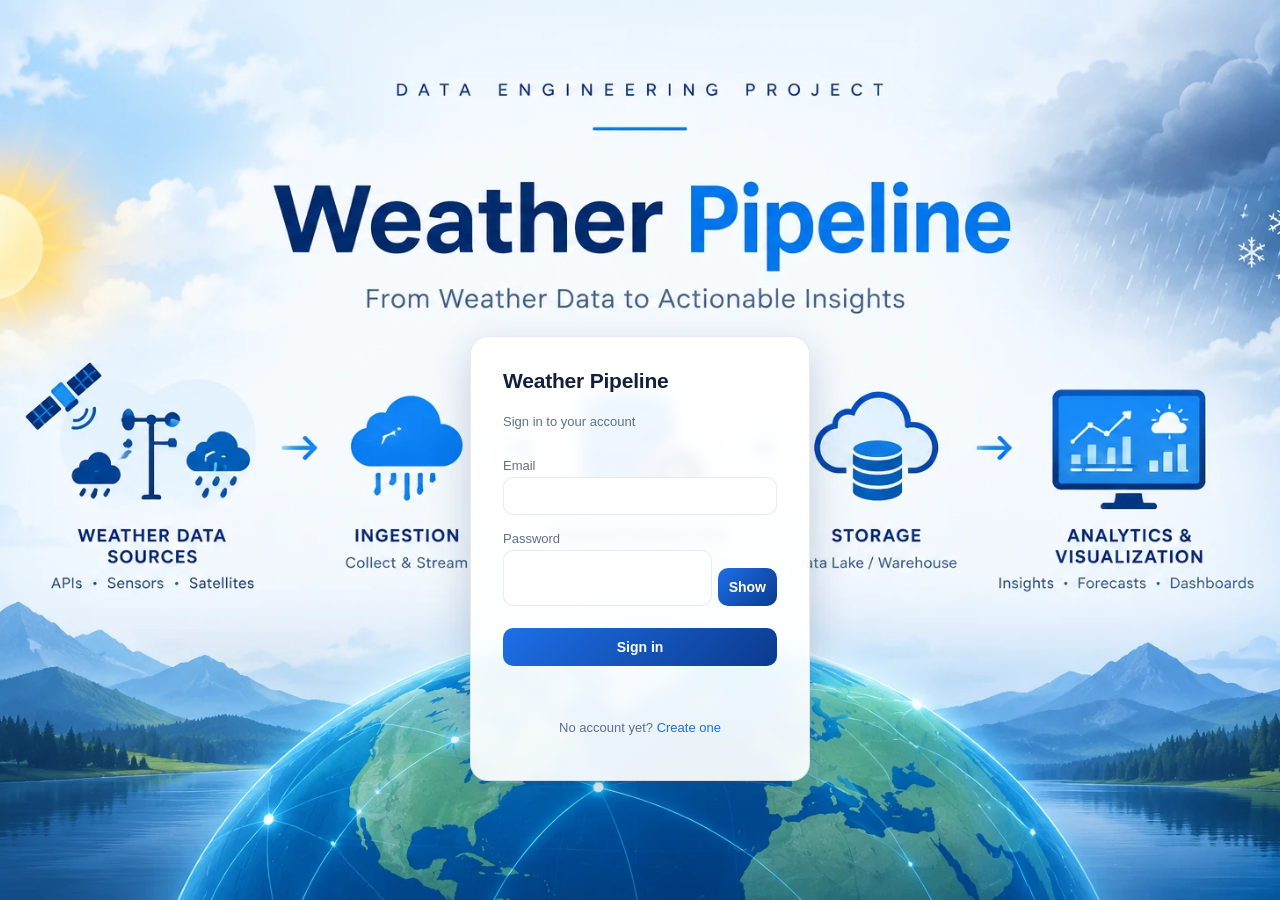
<file: frontend/login.html>
<!doctype html>
<html lang="en">
<head>
  <meta charset="utf-8" />
  <title>Sign in - Weather Pipeline</title>
  <link rel="stylesheet" href="style.css?v=4" />
</head>
<body class="auth-body">
  <form class="auth-card" id="auth-form">
    <h1>Weather Pipeline</h1>
    <p class="muted" id="auth-subtitle">Sign in to your account</p>

    <label for="email">Email</label>
    <input type="email" id="email" required autocomplete="email" />

    <label for="password">Password</label>
    <div class="password-field">
      <input type="password" id="password" required autocomplete="current-password" minlength="8" />
      <button type="button" id="toggle-password" aria-label="Show password">Show</button>
    </div>

    <button type="submit" id="submit-btn">Sign in</button>
    <p class="error" id="auth-error"></p>

    <p class="muted switch-line">
      <span id="switch-prompt">No account yet?</span>
      <a href="#" id="switch-link">Create one</a>
    </p>
  </form>

  <script src="login.js"></script>
</body>
</html>
</file>
<file: frontend/style.css>
:root {
  color-scheme: light;
  --bg: #eef3fb;
  --card: rgba(255, 255, 255, 0.86);
  --card-solid: #ffffff;
  --border: rgba(20, 50, 110, 0.10);
  --text: #12203d;
  --muted: #5f6f8c;
  --accent: #1d6fe8;
  --accent-2: #0b3a8f;
  --navy-1: #081a40;
  --navy-2: #0e3180;
  --rain: #1d6fe8;
  --no-rain: #f2a93c;
  --good: #14934a;
  --bad: #d23a31;
  --radius: 16px;
  --shadow: 0 8px 28px rgba(15, 40, 100, 0.10);
}

* {
  box-sizing: border-box;
}

/* The `hidden` attribute must always win over any other `display` rule in
   this file - this bug (a class setting its own `display` silently beats
   the browser's default `[hidden] { display: none }`) has bitten three
   different elements (.section, .nav-link, .metabase-frame) individually.
   One global, maximum-specificity rule instead of patching each class as
   it's found. */
[hidden] {
  display: none !important;
}

body {
  margin: 0;
  background: var(--bg) url("img/weather-bg.webp") center / cover no-repeat fixed;
  color: var(--text);
  font-family: "Inter", -apple-system, BlinkMacSystemFont, "Segoe UI", Helvetica, Arial, sans-serif;
  -webkit-font-smoothing: antialiased;
}

h1, h2, h3 {
  letter-spacing: -0.01em;
}

.muted {
  color: var(--muted);
  font-size: 13px;
}

.error {
  color: var(--bad);
  font-size: 13px;
  min-height: 16px;
}

code {
  background: rgba(29, 111, 232, 0.08);
  color: var(--accent-2);
  padding: 1px 6px;
  border-radius: 5px;
  font-size: 12px;
}

/* ---- Cards, controls, tables ---- */

.card {
  background: var(--card);
  backdrop-filter: blur(14px) saturate(1.2);
  -webkit-backdrop-filter: blur(14px) saturate(1.2);
  border: 1px solid var(--border);
  border-radius: var(--radius);
  box-shadow: var(--shadow);
  padding: 22px 24px;
}

.card h2 {
  margin: 0 0 4px;
  font-size: 16px;
  font-weight: 650;
}

.card-sub {
  margin: 0 0 16px;
  color: var(--muted);
  font-size: 13px;
}

.controls {
  display: flex;
  align-items: center;
  gap: 12px;
  margin-bottom: 14px;
}

.controls label {
  font-size: 13px;
  color: var(--muted);
}

select {
  padding: 8px 12px;
  border-radius: 10px;
  border: 1px solid var(--border);
  font-size: 14px;
  background: var(--card-solid);
  color: var(--text);
  font-family: inherit;
}

select:focus,
textarea:focus,
input:focus {
  outline: 2px solid rgba(29, 111, 232, 0.35);
  outline-offset: 1px;
}

table {
  width: 100%;
  border-collapse: collapse;
  font-size: 14px;
}

th, td {
  text-align: left;
  padding: 11px 12px;
  border-bottom: 1px solid var(--border);
}

th {
  color: var(--muted);
  font-weight: 600;
  font-size: 11.5px;
  text-transform: uppercase;
  letter-spacing: 0.06em;
}

tbody tr:last-child td {
  border-bottom: none;
}

.status {
  font-size: 13px;
  color: var(--muted);
}

.table-scroll {
  overflow-x: auto;
  margin-top: 12px;
}

/* ---- Login page ---- */

.auth-body {
  min-height: 100vh;
  display: flex;
  align-items: center;
  justify-content: center;
  /* sit below the artwork's own title instead of covering it */
  padding-top: 24vh;
}

.auth-card {
  background: rgba(255, 255, 255, 0.92);
  backdrop-filter: blur(8px);
  box-shadow: 0 14px 40px rgba(20, 50, 100, 0.22);
  border: 1px solid var(--border);
  border-radius: 18px;
  padding: 32px;
  width: 340px;
  display: flex;
  flex-direction: column;
  gap: 4px;
}

.auth-card h1 {
  margin: 0 0 4px;
  font-size: 21px;
}

.auth-card label {
  font-size: 13px;
  color: var(--muted);
  margin-top: 12px;
}

.auth-card input {
  padding: 10px 12px;
  border-radius: 10px;
  border: 1px solid var(--border);
  font-size: 14px;
}

.password-field {
  display: flex;
  gap: 6px;
}

.password-field input {
  flex: 1;
}

.password-field button {
  padding: 0 12px;
  border-radius: 10px;
  border: 1px solid var(--border);
  background: #f3f6fc;
  color: var(--muted);
  font-size: 12px;
  cursor: pointer;
}

.auth-card button {
  margin-top: 18px;
  padding: 11px;
  border: none;
  border-radius: 10px;
  background: linear-gradient(135deg, var(--accent), var(--accent-2));
  color: white;
  font-size: 14px;
  font-weight: 600;
  cursor: pointer;
}

.switch-line {
  text-align: center;
  margin-top: 4px;
}

.switch-line a {
  color: var(--accent);
  text-decoration: none;
}

/* ---- App shell with sidebar nav ---- */

.app-shell {
  display: flex;
  min-height: 100vh;
  /* wash the background image out so text and charts stay readable */
  background: linear-gradient(180deg, rgba(238, 243, 251, 0.97) 0%, rgba(238, 243, 251, 0.94) 45%, rgba(238, 243, 251, 0.70) 100%) fixed;
}

.sidebar {
  width: 236px;
  flex-shrink: 0;
  background: linear-gradient(190deg, var(--navy-1) 0%, var(--navy-2) 100%);
  color: #dbe6ff;
  display: flex;
  flex-direction: column;
  padding: 22px 14px;
  position: sticky;
  top: 0;
  height: 100vh;
}

.brand {
  display: flex;
  align-items: center;
  gap: 10px;
  font-weight: 700;
  font-size: 16px;
  color: #fff;
  padding: 0 8px 26px;
}

.brand-logo {
  width: 34px;
  height: 34px;
  border-radius: 10px;
  background: linear-gradient(135deg, #4aa3ff, #1d6fe8);
  display: grid;
  place-items: center;
  box-shadow: 0 4px 14px rgba(74, 163, 255, 0.45);
}

.brand-logo svg {
  width: 20px;
  height: 20px;
  stroke: #fff;
}

.brand small {
  display: block;
  font-weight: 500;
  font-size: 11px;
  color: #8fa8e0;
  letter-spacing: 0.04em;
}

.nav-label {
  font-size: 10.5px;
  letter-spacing: 0.12em;
  text-transform: uppercase;
  color: #7f97d4;
  padding: 0 12px 8px;
}

.nav-link {
  display: flex;
  align-items: center;
  gap: 12px;
  width: 100%;
  text-align: left;
  padding: 11px 12px;
  margin-bottom: 4px;
  border: none;
  background: none;
  border-radius: 10px;
  font-size: 14px;
  font-family: inherit;
  color: #c4d4fb;
  cursor: pointer;
  transition: background 0.15s, color 0.15s;
}

.nav-link svg {
  width: 18px;
  height: 18px;
  flex-shrink: 0;
  stroke: currentColor;
}

.nav-link:hover {
  background: rgba(255, 255, 255, 0.08);
  color: #fff;
}

.nav-link.active {
  background: linear-gradient(135deg, #2f84ff, #1d5fd1);
  color: #fff;
  box-shadow: 0 6px 18px rgba(29, 111, 232, 0.45);
}

.sidebar-footer {
  margin-top: auto;
  padding: 14px 10px 0;
  border-top: 1px solid rgba(255, 255, 255, 0.10);
  display: flex;
  flex-direction: column;
  gap: 8px;
}

.user-chip {
  display: flex;
  align-items: center;
  gap: 10px;
}

.avatar {
  width: 32px;
  height: 32px;
  border-radius: 50%;
  background: linear-gradient(135deg, #4aa3ff, #7a5cff);
  color: #fff;
  font-weight: 700;
  font-size: 14px;
  display: grid;
  place-items: center;
  flex-shrink: 0;
}

.user-email {
  font-size: 12px;
  color: #c4d4fb;
  word-break: break-all;
  line-height: 1.3;
}

.user-role {
  font-size: 10.5px;
  text-transform: uppercase;
  letter-spacing: 0.08em;
  color: #7f97d4;
}

.link-btn {
  background: none;
  border: none;
  color: #8fc0ff;
  font-size: 13px;
  padding: 0;
  text-align: left;
  cursor: pointer;
}

.link-btn:hover {
  color: #fff;
}

main {
  flex: 1;
  min-width: 0;
  padding: 30px 36px 48px;
  max-width: 1280px;
}

.section {
  display: grid;
  gap: 22px;
}

.page-head h1 {
  margin: 0;
  font-size: 26px;
  font-weight: 700;
}

.page-head p {
  margin: 4px 0 0;
  color: var(--muted);
  font-size: 14px;
}

/* ---- KPI tiles ---- */

.kpi-grid {
  display: grid;
  grid-template-columns: repeat(auto-fit, minmax(190px, 1fr));
  gap: 16px;
}

.kpi {
  background: var(--card);
  backdrop-filter: blur(14px);
  -webkit-backdrop-filter: blur(14px);
  border: 1px solid var(--border);
  border-radius: var(--radius);
  box-shadow: var(--shadow);
  padding: 16px 18px;
  position: relative;
  overflow: hidden;
}

.kpi::before {
  content: "";
  position: absolute;
  inset: 0 auto 0 0;
  width: 4px;
  background: var(--kpi-color, var(--accent));
}

.kpi-label {
  font-size: 11.5px;
  text-transform: uppercase;
  letter-spacing: 0.07em;
  color: var(--muted);
  font-weight: 600;
}

.kpi-value {
  font-size: 28px;
  font-weight: 700;
  margin-top: 6px;
  line-height: 1.1;
}

.kpi-sub {
  font-size: 12px;
  color: var(--muted);
  margin-top: 4px;
}

.kpi.k-blue { --kpi-color: #1d6fe8; }
.kpi.k-orange { --kpi-color: #f2a93c; }
.kpi.k-green { --kpi-color: #14934a; }
.kpi.k-violet { --kpi-color: #7a5cff; }

.chart-wrap {
  position: relative;
  height: 340px;
}

.live-indicator {
  margin-left: auto;
  font-size: 12px;
  font-weight: 600;
  color: var(--good);
  background: rgba(20, 147, 74, 0.10);
  padding: 4px 10px;
  border-radius: 999px;
  cursor: default;
}

.live-indicator::before {
  content: "";
  display: inline-block;
  width: 7px;
  height: 7px;
  margin-right: 6px;
  border-radius: 50%;
  background: var(--good);
  animation: pulse 1.8s infinite;
}

@keyframes pulse {
  0% { box-shadow: 0 0 0 0 rgba(20, 147, 74, 0.55); }
  100% { box-shadow: 0 0 0 8px rgba(20, 147, 74, 0); }
}

/* ---- rain bars ---- */

.bar-cell {
  display: flex;
  align-items: center;
  gap: 10px;
  min-width: 150px;
}

.bar-track {
  flex: 1;
  height: 8px;
  border-radius: 999px;
  background: rgba(29, 111, 232, 0.12);
  overflow: hidden;
}

.bar-fill {
  height: 100%;
  border-radius: 999px;
  background: linear-gradient(90deg, #4aa3ff, #1d6fe8);
}

/* ---- Database tool ---- */

textarea#sql-box {
  width: 100%;
  font-family: ui-monospace, SFMono-Regular, Menlo, monospace;
  font-size: 13px;
  padding: 14px;
  border-radius: 12px;
  border: 1px solid rgba(255, 255, 255, 0.08);
  background: #0b1530;
  color: #d7e6ff;
  margin-bottom: 12px;
  resize: vertical;
}

button#run-query-btn {
  padding: 9px 20px;
  border: none;
  border-radius: 10px;
  background: linear-gradient(135deg, var(--accent), var(--accent-2));
  color: white;
  font-weight: 600;
  font-family: inherit;
  cursor: pointer;
  box-shadow: 0 6px 16px rgba(29, 111, 232, 0.35);
}

.run-row {
  cursor: pointer;
}

.run-row:hover {
  background: rgba(29, 111, 232, 0.06);
}

.run-row.selected {
  background: rgba(29, 111, 232, 0.10);
}

/* ---- Pills ---- */

.pill {
  display: inline-block;
  padding: 3px 10px;
  border-radius: 999px;
  font-size: 12px;
  font-weight: 600;
  background: #eceef3;
  color: var(--muted);
}

.pill-success {
  background: rgba(20, 147, 74, 0.12);
  color: var(--good);
}

.pill-failed,
.pill-failure,
.pill-upstream_failed {
  background: rgba(210, 58, 49, 0.12);
  color: var(--bad);
}

.pill-running,
.pill-in_progress,
.pill-queued {
  background: rgba(29, 111, 232, 0.12);
  color: var(--accent);
}

/* ---- Pipeline flow ---- */

.flow {
  display: flex;
  align-items: stretch;
  gap: 0;
  flex-wrap: wrap;
}

.flow-node {
  flex: 1;
  min-width: 170px;
  background: var(--card-solid);
  border: 1px solid var(--border);
  border-top: 4px solid #b6c0d6;
  border-radius: 14px;
  padding: 14px 16px;
}

.flow-node.s-success { border-top-color: var(--good); }
.flow-node.s-failed,
.flow-node.s-upstream_failed { border-top-color: var(--bad); }
.flow-node.s-running,
.flow-node.s-queued { border-top-color: var(--accent); }

.flow-node h3 {
  margin: 0 0 2px;
  font-size: 14px;
}

.flow-node p {
  margin: 0 0 10px;
  font-size: 12px;
  color: var(--muted);
}

.flow-arrow {
  align-self: center;
  padding: 0 8px;
  color: #8ea3cf;
  font-size: 20px;
}

/* ---- Embedded Metabase ---- */

.metabase-card {
  padding: 0;
  overflow: hidden;
}

.metabase-card h2,
.metabase-card .muted {
  padding: 22px 24px 0;
}

.metabase-frame {
  width: 100%;
  height: 820px;
  border: none;
  display: block;
  margin-top: 12px;
}

.audit-detail {
  font-family: ui-monospace, SFMono-Regular, Menlo, monospace;
  font-size: 12px;
  max-width: 420px;
  overflow: hidden;
  text-overflow: ellipsis;
  white-space: nowrap;
}

@media (max-width: 860px) {
  .app-shell {
    flex-direction: column;
  }
  .sidebar {
    width: 100%;
    height: auto;
    position: static;
  }
  main {
    padding: 20px 16px 40px;
  }
}
</file>
